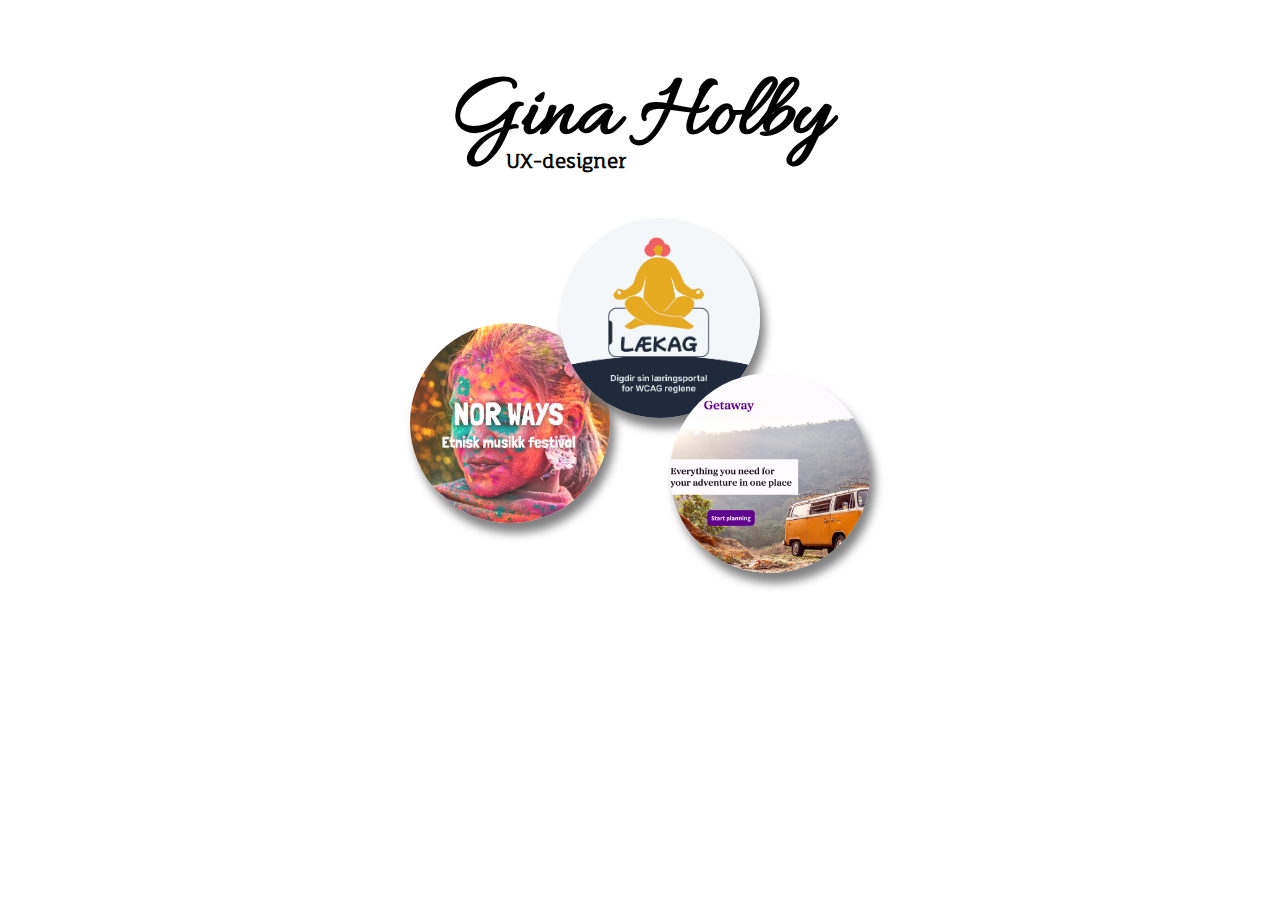
<file: index.html>
<!DOCTYPE html>
<html lang="en"> <!-- må alltid ha språk -->
<head>
    <meta charset="UTF-8"> 
    <meta http-equiv="X-UA-Compatible" content="IE=edge">
    <meta name="viewport" content="width=device-width, initial-scale=1.0">
    <meta name="description" content="width=device-width, initial-scale=1.0">
    <title>Portefølje</title>
    
    <link rel="stylesheet" href="./css/blank.css">
    <link rel="stylesheet" href="./css/index.css">
    <link rel="stylesheet" href="./css/components.css">

    <link rel="preconnect" href="https://fonts.googleapis.com"> 
    <link rel="preconnect" href="https://fonts.gstatic.com" crossorigin> 
    <link href="https://fonts.googleapis.com/css2?family=Allura&family=Courgette&family=Dancing+Script:wght@700&family=Fauna+One&family=Mochiy+Pop+P+One&family=Quicksand:wght@300;700&display=swap" rel="stylesheet">
    
    <!-- <scrip src="JS/app.js"></script> -->
    <scrip src="./JS/forelesning.js"></script>
</head>
<body>

      <div class="hero">
        <a class="title" href="index.html">
            <h1 class="herotext">Gina Holby</h1>
            <h3 class="subherotext">UX-designer</h3>
        </a>
    </div>

      <main>
          
        <div class="skoleoppgaver">

            <a id="LÆKAG" href="WCAG.html">
                <img class=" sircle " src="/assets/images/Lækag2.png" alt="">
            </a>

            <a id="Getaway" href="Getaway.html">
                <img class=" sircle " src="/assets/images/Getaway2.png" alt="">
            </a>

            <a id="MF" href="MusicFestival.html">
                <img class=" sircle " src="/assets/images/MF.png" alt="">
            </a>

         
            
        </div>
        
        






      </main>

    
</body>
</html>
</file>
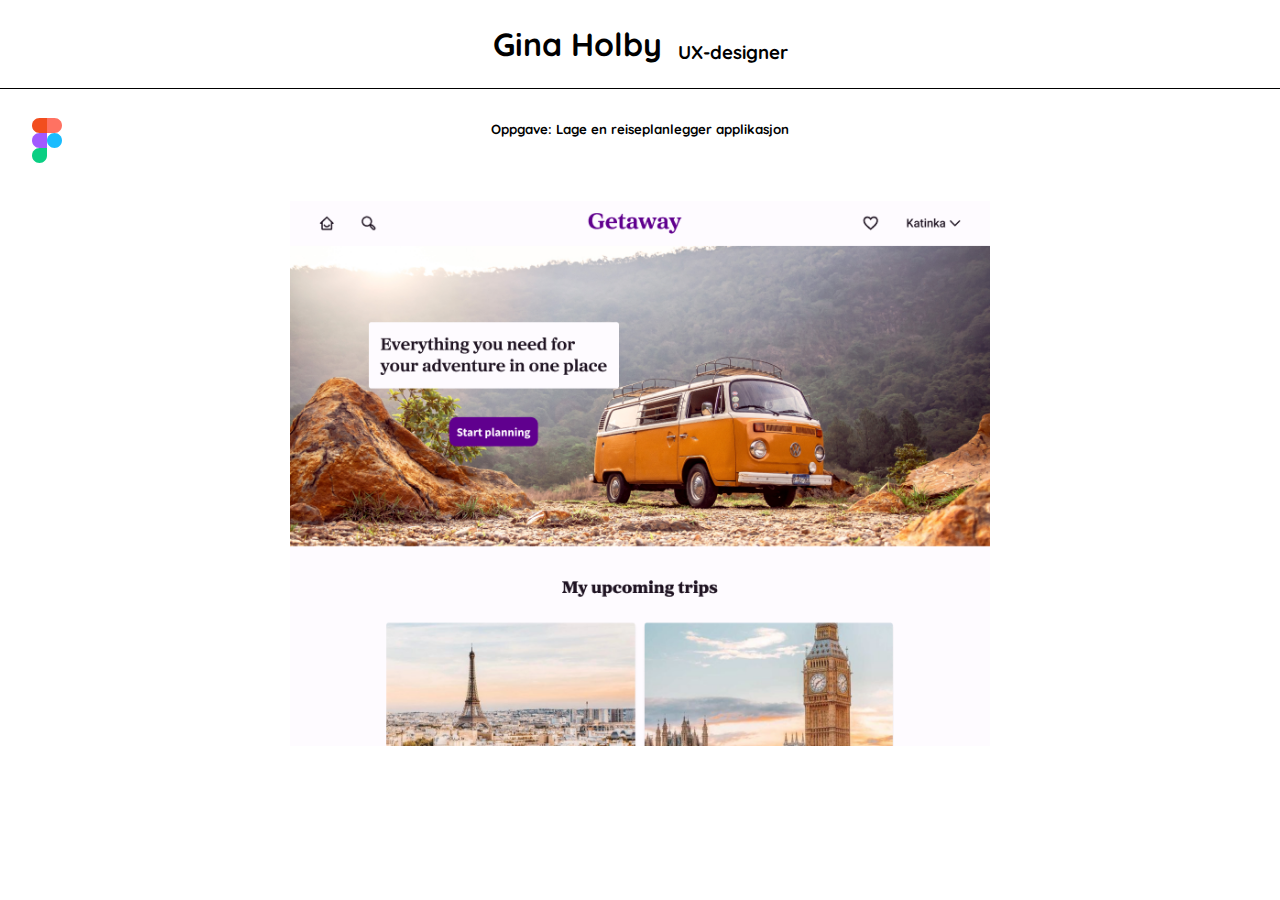
<file: Getaway.html>
<!DOCTYPE html>
<html lang="en">
<head>
    <meta charset="UTF-8">
    <meta http-equiv="X-UA-Compatible" content="IE=edge">
    <meta name="viewport" content="width=device-width, initial-scale=1.0">
    <title>Document</title>

    <link rel="preconnect" href="https://fonts.googleapis.com"> 
    <link rel="preconnect" href="https://fonts.gstatic.com" crossorigin> 
    <link href="https://fonts.googleapis.com/css2?family=Courgette&family=Mochiy+Pop+P+One&family=Quicksand:wght@300&display=swap" rel="stylesheet">
    
    <link rel="stylesheet" href="./css/oppgave.css">
    <link rel="stylesheet" href="./css/blank.css">
    <link rel="stylesheet" href="./css/components.css">
    
</head>
<body class="sky">

    <div class="header">
        <a class="title" href="index.html">
            <h1>Gina Holby</h1>
            <h3>UX-designer</h3>
        </a>
              <!-- <h4>Skoleoppgaver</h4>
              <h4>miniideer</h4> -->
      </div>

    <a href="https://www.figma.com/file/w3aO9vAteu24zbePAuMXeh/Getaway?node-id=2%3A3">
        <img class="figma-logo" src="/assets/icons/Figma-logo.svg" alt="">
    </a> 

    <main>

        <h5> Oppgave: Lage en reiseplanlegger applikasjon  </h5>
        <h5></h5>
        <img src="/assets/images/Getaway.png" alt="">
       </div>
      
    </main>
</body>
</html>
</file>
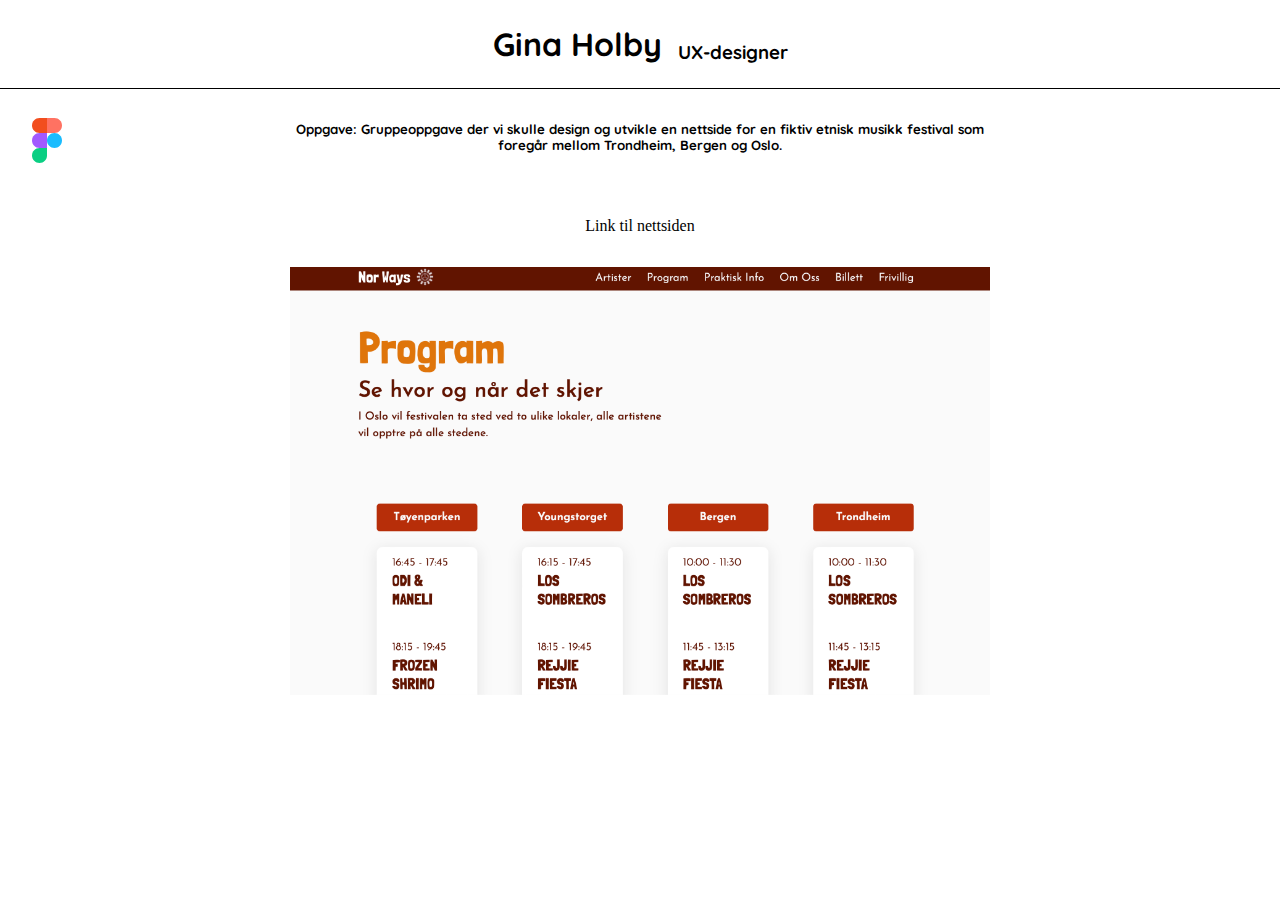
<file: MusicFestival.html>
<!DOCTYPE html>
<html lang="en">
<head>
    <meta charset="UTF-8">
    <meta http-equiv="X-UA-Compatible" content="IE=edge">
    <meta name="viewport" content="width=device-width, initial-scale=1.0">
    <title>Document</title>

    <link rel="preconnect" href="https://fonts.googleapis.com"> 
    <link rel="preconnect" href="https://fonts.gstatic.com" crossorigin> 
    <link href="https://fonts.googleapis.com/css2?family=Courgette&family=Mochiy+Pop+P+One&family=Quicksand:wght@300&display=swap" rel="stylesheet">
    
    <link rel="stylesheet" href="./css/oppgave.css">
    <link rel="stylesheet" href="./css/blank.css">
    <link rel="stylesheet" href="./css/components.css">
    
</head>
<body class="sky">

    <div class="header">
        <a class="title" href="index.html">
            <h1>Gina Holby</h1>
            <h3>UX-designer</h3>
        </a>
              <!-- <h4>Skoleoppgaver</h4>
              <h4>miniideer</h4> -->
      </div>

    <a href="https://www.figma.com/file/qX8wg756cKvSRnPI9fGsMG/Work-File?node-id=1%3A3">
        <img class="figma-logo" src="/assets/icons/Figma-logo.svg" alt="">
    </a> 

    <main>

        <h5> Oppgave: 
            Gruppeoppgave der vi skulle design og utvikle en nettside for en fiktiv etnisk musikk festival som foregår 
            mellom Trondheim, Bergen og Oslo.   </h5>
        <h5></h5>
        <a href="https://serene-goldberg-60cbab.netlify.app/">Link til nettsiden</a>
        <img src="/assets/images/MusicFestival.png" alt="">
        </div>
      
    </main>
</body>
</html>
</file>
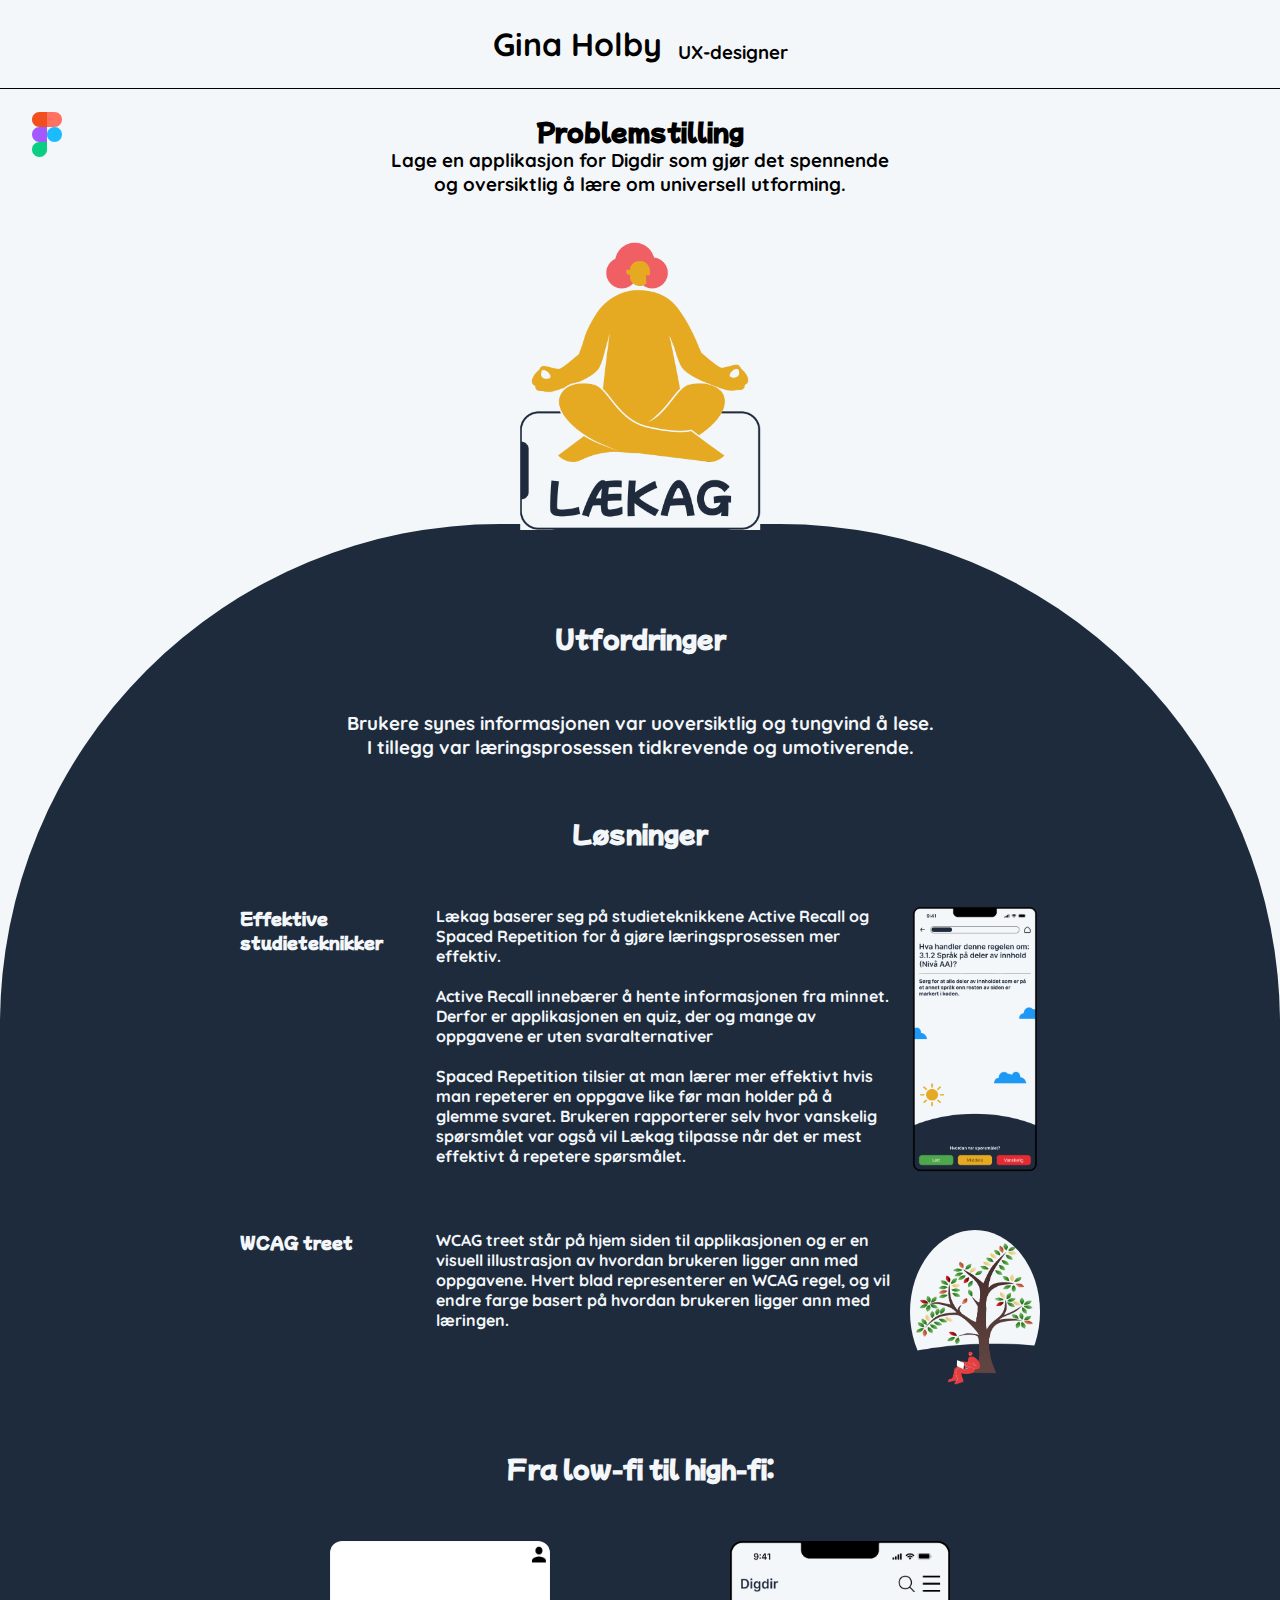
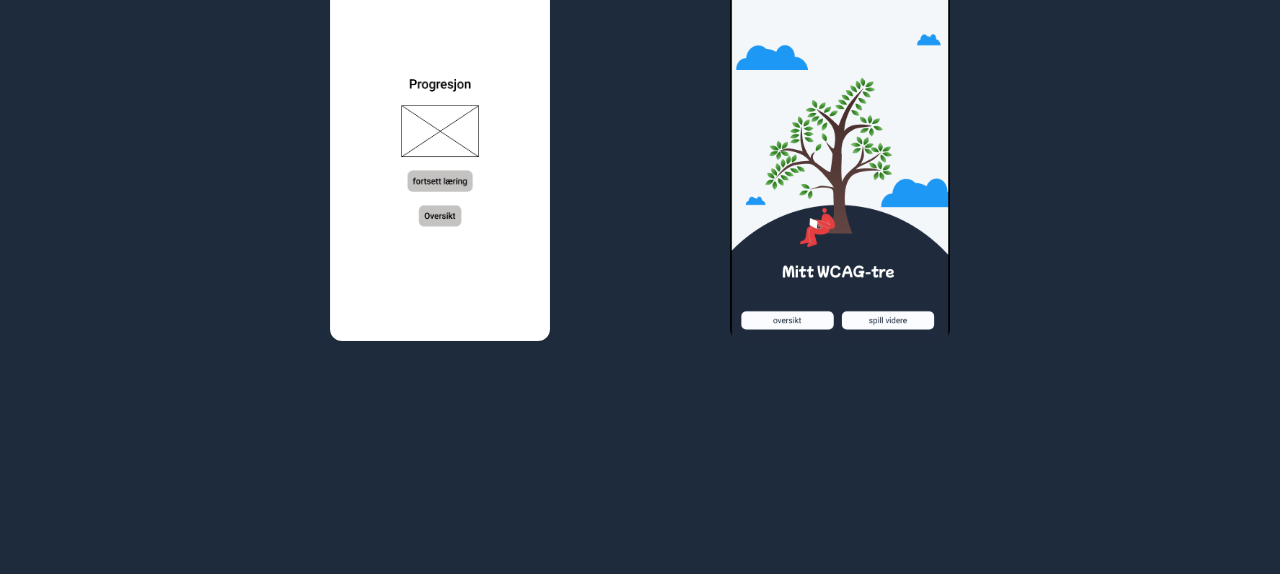
<file: WCAG.html>
<!DOCTYPE html>
<html lang="en">
<head>
    <meta charset="UTF-8">
    <meta http-equiv="X-UA-Compatible" content="IE=edge">
    <meta name="viewport" content="width=device-width, initial-scale=1.0">
    <title>Document</title>

    <link rel="preconnect" href="https://fonts.googleapis.com"> 
    <link rel="preconnect" href="https://fonts.gstatic.com" crossorigin> 
    <link href="https://fonts.googleapis.com/css2?family=Courgette&family=Mochiy+Pop+P+One&family=Quicksand:wght@300&display=swap" rel="stylesheet">
    
    <link rel="stylesheet" href="./css/WCAG.css">
    <link rel="stylesheet" href="./css/blank.css">
    <link rel="stylesheet" href="./css/components.css">
    
</head>
<body class="sky">

    <div class="header">
        <a class="title" href="index.html">
            <h1>Gina Holby</h1>
            <h3>UX-designer</h3>
        </a>
              <!-- <h4>Skoleoppgaver</h4>
              <h4>miniideer</h4> -->
      </div>

    <a href="https://www.figma.com/file/UMWWpu1Ex17GPZGRlmkoNx/Tema-5-renewed?node-id=100%3A638">
        <img class="figma-logo" src="/assets/icons/Figma-logo.svg" alt="">
    </a> 


    <div class="problemstilling">
    

        <h2 class="titletext" >Problemstilling</h2>

        <h3>Lage en applikasjon for Digdir som gjør det spennende og 
            oversiktlig å lære om universell utforming. </h3>
    </div>

    <div class="illustration">
        

        <img class="LEKAG" src="/assets/images/LEKAG.png" alt="">
        <div class="groundCircle"></div>
        <div class="groundSquare"></div>
    </div>


   

   

    <main>

        <h2 class="titletext" >Utfordringer</h2>

        <h3>Brukere synes informasjonen var uoversiktlig og tungvind å lese. 
            <br> I tillegg var læringsprosessen tidkrevende og umotiverende.</h3>

        

        

            <h2 class="titletext" >Løsninger</h2>

            <div class="solutionsgrid">


           
    
            
                <h4 class="titletext" >Effektive <br> studieteknikker</h4>
                <div class="studieteknikker">
                    <h4>Lækag baserer seg på studieteknikkene Active Recall og Spaced Repetition for å gjøre læringsprosessen mer effektiv. 
                    <br> <br> 
                    <bold>Active Recall</bold> innebærer å hente informasjonen fra minnet. Derfor er applikasjonen en quiz, der og mange av oppgavene er uten svaralternativer
                    <br> <br>
                    Spaced Repetition tilsier at man lærer mer effektivt hvis man repeterer en oppgave like før man holder på å glemme svaret. Brukeren rapporterer selv hvor vanskelig spørsmålet var også vil Lækag tilpasse når det er mest effektivt å repetere spørsmålet.</h4>
                    <img src="/assets/images/WCAGeksmpl.png" alt="">
                </div>
            
                <h4 class="titletext"  >WCAG treet</h4>
                <div class="WCAGtree løsningForklart">
                    <h4>WCAG treet står på hjem siden til applikasjonen og er en visuell illustrasjon av hvordan brukeren ligger ann med oppgavene. 
                        Hvert blad representerer en WCAG regel, og vil endre farge basert på hvordan brukeren ligger ann med læringen.
                        </h4>
               
                    <img src="/assets/images/WCAG-_tree3.png" alt="">

                 </div>
            
            
              <!--   <h4 class="titletext">Skape empati</h4>
                <div class="løsningForklart">
                    <h4>For å hjelpe brukeren til å forstå viktigheten av WCAG reglene vil noen av oppgavene simulere hvordan en nettside vil oppfattes av en bruker med nedsatt ettellerannet. </h4>
                        
                    
                </div> -->
    
    

            </div>

      
        

        <h2 class="titletext" >Fra low-fi til high-fi:</h2>

        <div class="prototype">

            <img src="/assets/images/WCAG_lowfi.png" alt="">
            <img src="/assets/images/WCAG_highfi.png" alt="">

        </div>

       <!--  <h2>Brukertesting:</h2> -->
       


    </main>
    
</body>
</html>
</file>
<file: css/blank.css>
*{
    outline: 0px solid limegreen !important;
    margin: 0px;
    padding: 0px;
    box-sizing: border-box;
    
}

body{
    background-color: white;
    width: 100vw;
}
h1{
    font-family: 'Courgette', cursive;
    font-family: 'Quicksand', sans-serif;
}
h2{
    
    font-family: 'Quicksand', sans-serif;

}
h3{
    font-family: 'Quicksand', sans-serif;

}
h4{
    font-family: 'Quicksand', sans-serif;

}
h5{
    font-family: 'Quicksand', sans-serif;

}
h6{
    font-family: 'Quicksand', sans-serif;

}
</file>
<file: css/index.css>
.hero{
    margin: 60px auto 80px;
    max-width:fit-content;
    position: relative;
}
.herotext{
    font-family: 'Allura', cursive;
    font-size: 90px;
}
.subherotext{
    
    font-family: 'Fauna One', serif;
    
    position: absolute;
    left: 56px  
}



.skoleoppgaver{
    
    width: 100px;
    height: 100px;
    margin: auto;
    position: relative; 
}

.sircle{
    width: 200px;
    height: 200px;
    object-fit: cover;
    border-radius: 100%;
    outline: 1px black solid;
    box-shadow: 5px 10px 10px grey;
}

#LÆKAG{
    position: absolute;
    top: -35px;
    left: -30px;
    z-index: 2;
}#Getaway{
    position: absolute;
    top: 120px;
    left: 80px;
    z-index: 3;
}#MF{
    position: absolute;
    top: 70px;
    right: 80px;
    z-index: 1;
}
.oppgave {

    
    padding: 24px;
    background-color: whitesmoke;
    border-radius: 15px;
    gap: 24px;
    margin: 24px 0;
    

    
}

.oppgave img{
    width: 100%;
    padding: 24px 0;
}

.oppgave a{
    display: block;
}
</file>
<file: css/components.css>
.header{
    display: flex;
    justify-content: center;
    align-items: flex-end;

    border-bottom: 1px solid black;
    padding: 24px;
    gap: 130px;
    

}
.title {
    display: flex;
    align-items: flex-end;
    gap: 16px;
}
a{
    text-decoration:none; 
    color: black;
}
</file>
<file: css/oppgave.css>
.figma-logo{
    width: 30px;
    position: absolute;
    top: 118px;
    left: 32px;
}

main{
    width: 700px;
    margin: 32px auto;

    display: flex;
    flex-direction: column;
    gap: 32px;
    text-align: center;
}
</file>
<file: css/WCAG.css>
.sky{
    background-color: #F4F7FA;  
}

.figma-logo{
    width: 30px;
    position: absolute;
    top: 112px;
    left: 32px;
}

.groundCircle{
    width: 100vw;
    height: 1650px;
    background-color: #1E2B3C;
    border-radius: 500px;
}
.groundSquare{
    width: 100vw;
    height: 600px;
    background-color: #1E2B3C;
    position: absolute;
    bottom: 0;
    
}

main{
    width: 800px;
    margin: auto;
    position: relative;
    top: 400px;
    z-index: 2;
    color:#F4F7FA;
    display: flex;
    flex-direction: column;
    gap: 56px;
    text-align: center;
}

.LEKAG{
    position: relative;
    left: 50%;
    top: 10px;
    transform: translate(-50%);
    height: 300px;
}

.illustration{
    position: absolute;
    z-index: 1;
}

.problemstilling{
    width: 500px;
    margin: 24px auto;
    gap: 24;
    text-align: center;
}


.titletext{
    font-family: 'Mochiy Pop P One', sans-serif;
}


.solutionsgrid{
    display: grid;
    grid-template-columns: 140px auto ;

    text-align: left;
    gap: 56px;

    

    
}
.studieteknikker{
    display: flex;
    gap: 16px;
}
.studieteknikker img{
    width: 130px;
}

.WCAGtree{
    display: flex;
    gap: 16px;
}
.WCAGtree img{
    border-radius: 50%;
    width: 130px;
}

.prototype{
    display: flex;
    justify-content: space-around;

}

.prototype img{
    width: 220px;
    height: 400px;
    border-radius: 12px;
    
    
}
</file>
